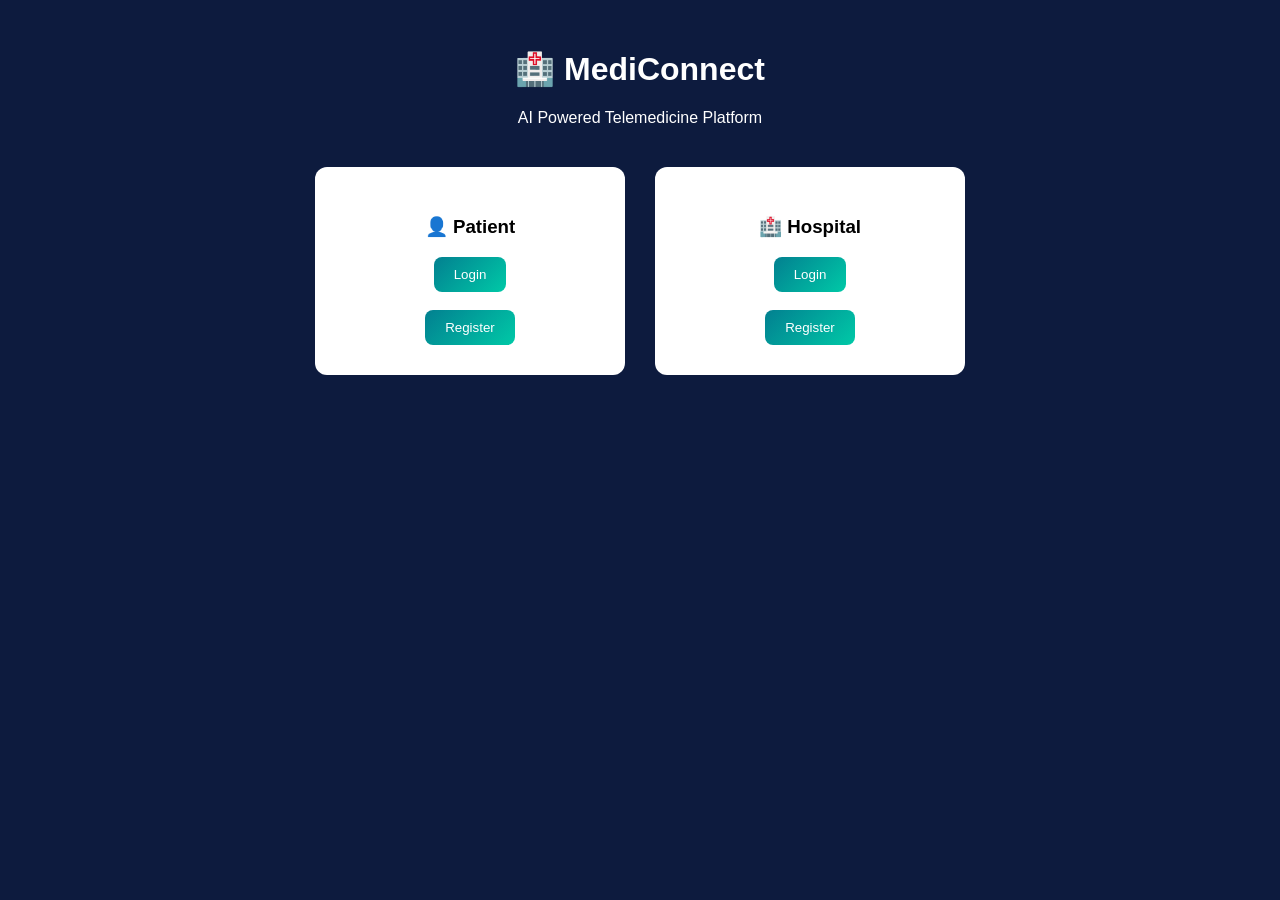
<file: frontend/index.html>
<body style="background:#0D1B3E; font-family:Arial;">

<div style="text-align:center; color:white; margin-top:50px;">
  <h1>🏥 MediConnect</h1>
  <p>AI Powered Telemedicine Platform</p>
</div>

<div style="display:flex; justify-content:center; gap:30px; margin-top:40px;">

  <div style="background:white; padding:30px; border-radius:12px; width:250px; text-align:center;">
    <h3>👤 Patient</h3>
    <button onclick="location.href='patient_login.html'" class="btn">Login</button>
    <br><br>
    <button onclick="location.href='patient_register.html'" class="btn">Register</button>
  </div>

  <div style="background:white; padding:30px; border-radius:12px; width:250px; text-align:center;">
    <h3>🏥 Hospital</h3>
    <button onclick="location.href='hospital_login.html'" class="btn">Login</button>
    <br><br>
    <button onclick="location.href='hospital_register.html'" class="btn">Register</button>
  </div>

</div>

<style>
.btn {
  padding:10px 20px;
  background:linear-gradient(135deg,#028090,#00C9A7);
  color:white;
  border:none;
  border-radius:8px;
}
</style>

</body>
</file>
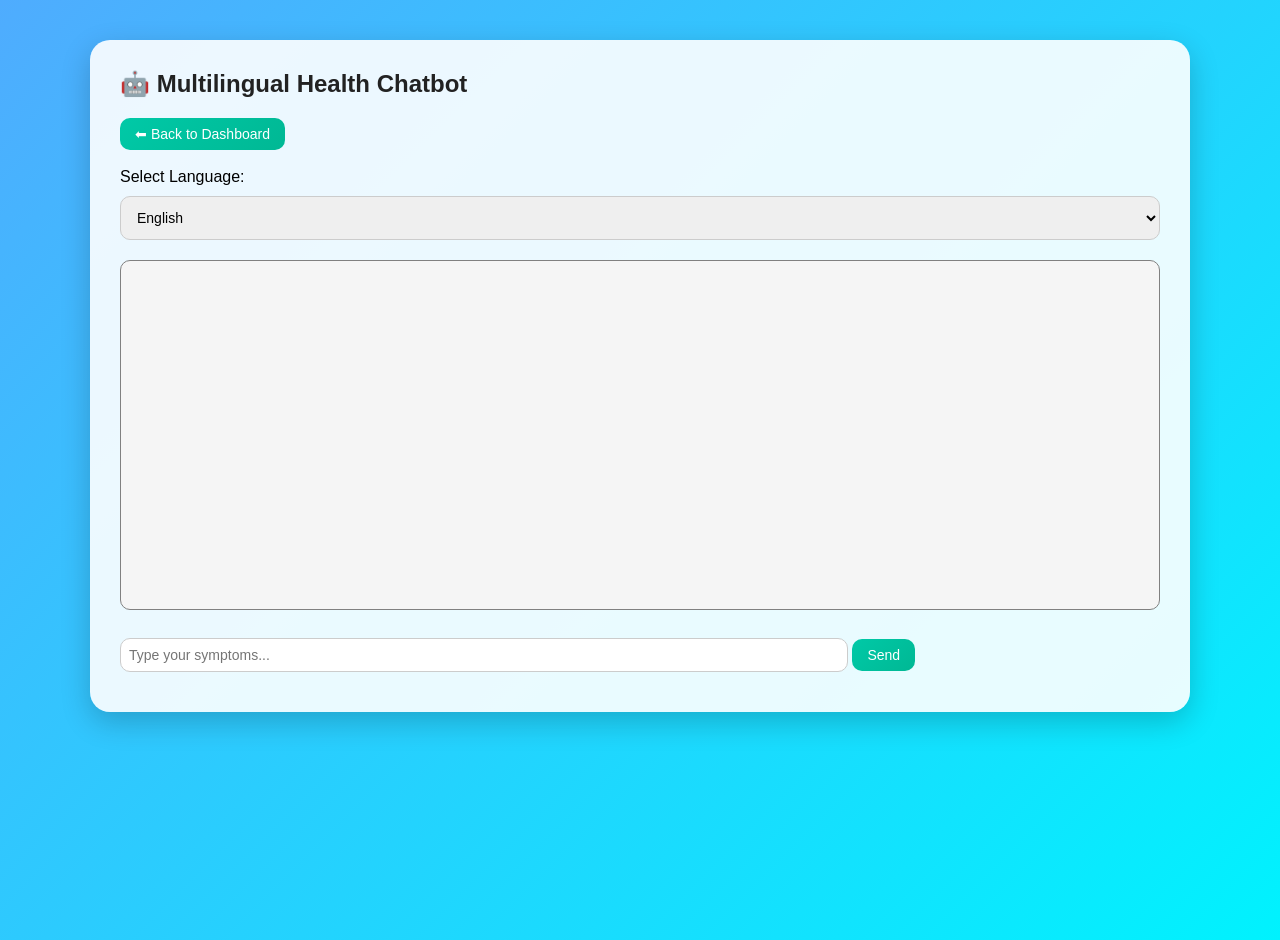
<file: frontend/chatbot.html>
<!DOCTYPE html>
<html>

<head>

<title>Multilingual Health Chatbot</title>

<link rel="stylesheet" href="style.css">

<style>

#chatbox {

width: 100%;
height: 350px;

border: 1px solid gray;

overflow-y: auto;

padding: 10px;

background: #f5f5f5;

margin-top: 10px;

border-radius: 10px;

}

input {

padding: 8px;

width: 70%;

}

button {

padding: 8px 15px;

}

</style>

</head>

<body>

<div class="container">

<h2>🤖 Multilingual Health Chatbot</h2>

<button onclick="goDashboard()">
⬅ Back to Dashboard
</button>

<br><br>

<label>Select Language:</label>

<select id="language">

<option value="en">English</option>

<option value="hi">Hindi</option>

<option value="kn">Kannada</option>

</select>

<div id="chatbox"></div>

<br>

<input
type="text"
id="userInput"
placeholder="Type your symptoms...">

<button onclick="sendMessage()">
Send
</button>

</div>

<script>

// Multilingual Responses

const responses = {

fever: {

en: "You may have fever. Drink fluids and consult doctor.",

hi: "आपको बुखार हो सकता है। पानी पिएं और डॉक्टर से मिलें।",

kn: "ನಿಮಗೆ ಜ್ವರ ಇರಬಹುದು. ನೀರು ಕುಡಿ ಮತ್ತು ವೈದ್ಯರನ್ನು ಸಂಪರ್ಕಿಸಿ."

},

cough: {

en: "Cough may indicate infection. Consult doctor if persistent.",

hi: "खांसी संक्रमण का संकेत हो सकती है। डॉक्टर से मिलें।",

kn: "ಕೆಮ್ಮು ಸೋಂಕಿನ ಸೂಚನೆ ಆಗಬಹುದು. ವೈದ್ಯರನ್ನು ಸಂಪರ್ಕಿಸಿ."

},

headache: {

en: "Take rest and drink water. If severe, consult doctor.",

hi: "आराम करें और पानी पिएं। ज्यादा होने पर डॉक्टर से मिलें।",

kn: "ವಿಶ್ರಾಂತಿ ತೆಗೆದುಕೊಳ್ಳಿ ಮತ್ತು ನೀರು ಕುಡಿಯಿರಿ."

},

vomiting: {

en: "Stay hydrated. If vomiting continues, seek medical help.",

hi: "पानी पिएं। उल्टी जारी रहे तो डॉक्टर से मिलें।",

kn: "ನೀರು ಕುಡಿಯಿರಿ. ಉಲ್ಟಿ ಮುಂದುವರಿದರೆ ವೈದ್ಯರನ್ನು ಸಂಪರ್ಕಿಸಿ."

}

};


// Send Message Function

function sendMessage() {

let input =
document.getElementById("userInput").value.toLowerCase();

let lang =
document.getElementById("language").value;

let chatbox =
document.getElementById("chatbox");

chatbox.innerHTML +=
"<p><b>You:</b> " + input + "</p>";

let reply =
"Sorry, I didn't understand.";

// Check keywords

for (let key in responses) {

if (input.includes(key)) {

reply =
responses[key][lang];

}

}

chatbox.innerHTML +=
"<p><b>Bot:</b> " + reply + "</p>";

// Clear input

document.getElementById("userInput").value = "";

}


// Back to Dashboard

function goDashboard() {

window.location.href =
"predict.html";

}

</script>

</body>

</html>
</file>
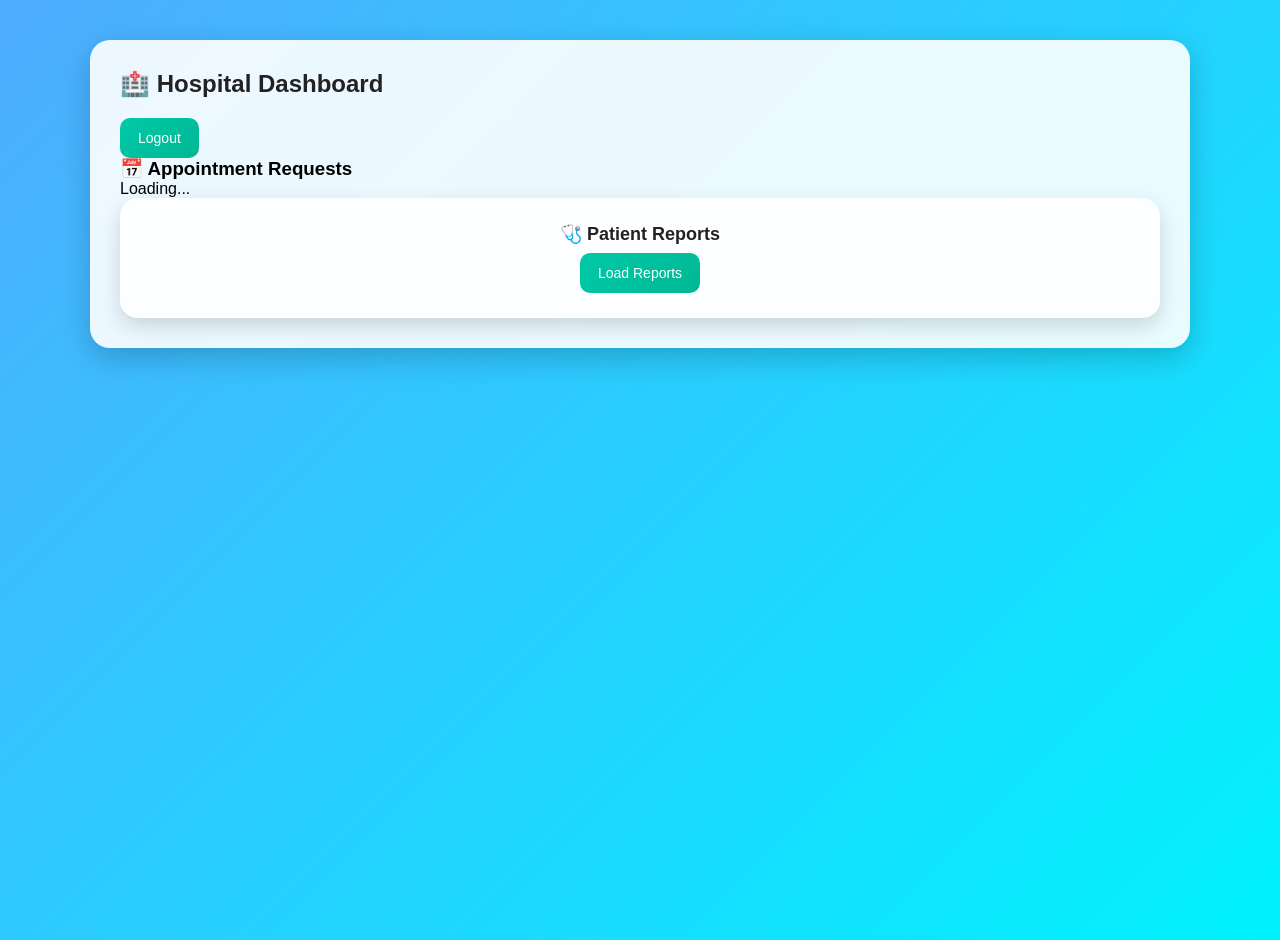
<file: frontend/doctor_dashboard.html>
<!DOCTYPE html>
<html>

<head>

<title>Hospital Dashboard</title>

<link rel="stylesheet" href="style.css">

<script src="script.js"></script>

</head>

<body>

<div class="container">

<h2>🏥 Hospital Dashboard</h2>

<button onclick="logoutUser()">
Logout
</button>


<!-- ========================= -->
<!-- 📅 Appointment Requests -->
<!-- ========================= -->

<h3>📅 Appointment Requests</h3>

<div id="appointments_list">
Loading...
</div>


<!-- ========================= -->
<!-- 🩺 Patient Reports -->
<!-- ========================= -->

<div class="card">

<h3>🩺 Patient Reports</h3>

<button onclick="loadReports()">
Load Reports
</button>

<ul id="reportList"></ul>

</div>

</div>


<script>

loadAppointments();


// ==========================
// LOAD REPORTS
// ==========================

async function loadReports() {

    try {

        const response =
            await fetch(
            "http://127.0.0.1:8000/get_reports"
            );

        const data =
            await response.json();

        const list =
            document.getElementById(
            "reportList"
            );

        list.innerHTML = "";

        data.reports.forEach(file => {

            const li =
                document.createElement("li");

            li.innerHTML = `

            <b>${file}</b>

            <br><br>

            <a href="http://127.0.0.1:8000/download_report/${file}"
               target="_blank">

            <button>
            📄 View / Download Report
            </button>

            </a>

            <br><br>

            <textarea
            id="feedback_${file}"
            placeholder="Write feedback"
            rows="3"
            style="width:100%;">
            </textarea>

            <br><br>

            <button
            onclick="sendFeedback('${file}')">

            Submit Feedback

            </button>

            <hr>

            `;

            list.appendChild(li);

        });

    }

    catch(error) {

        alert("Error loading reports");

        console.error(error);

    }

}



// ==========================
// SEND FEEDBACK
// ==========================

async function sendFeedback(file) {

    try {

        const feedbackText =
            document.getElementById(
            "feedback_" + file
            ).value;

        await fetch(
            "http://127.0.0.1:8000/add_feedback",
            {
                method: "POST",

                headers: {
                    "Content-Type":
                    "application/json"
                },

                body: JSON.stringify({
                    filename: file,
                    doctor_feedback:
                    feedbackText
                })
            }
        );

        alert("✅ Feedback Sent Successfully");

    }

    catch(error) {

        alert("Error sending feedback");

        console.error(error);

    }

}

</script>

</body>

</html>
</file>
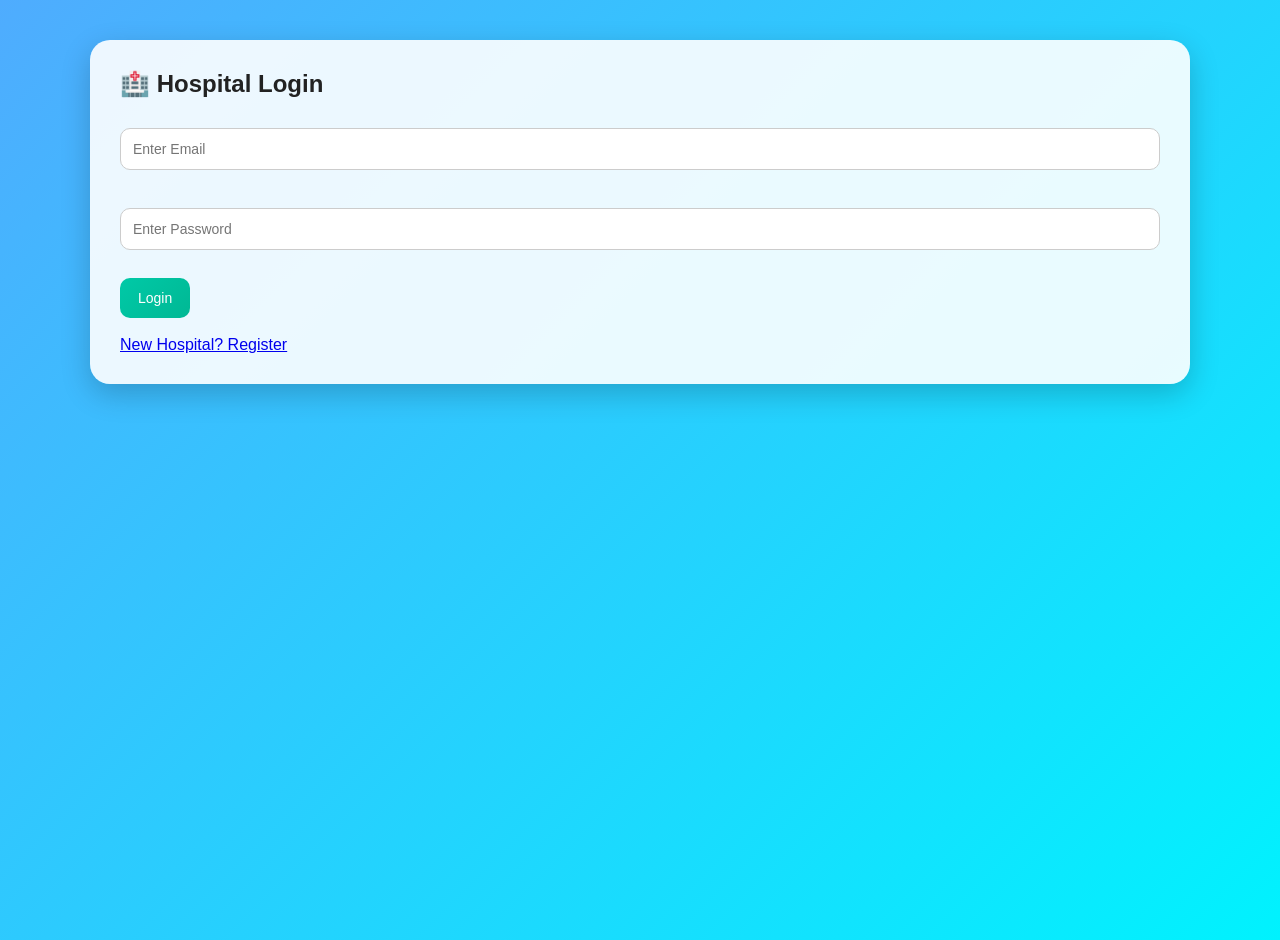
<file: frontend/hospital_login.html>
<!DOCTYPE html>
<html>

<head>

<title>Hospital Login</title>

<link rel="stylesheet" href="style.css">

<script src="script.js"></script>

</head>

<body>

<div class="container">

<h2>🏥 Hospital Login</h2>

<input
type="email"
id="login_email"
placeholder="Enter Email">

<br><br>

<input
type="password"
id="login_password"
placeholder="Enter Password">

<br><br>

<button onclick="hospitalLogin()">

Login

</button>

<br><br>

<a href="hospital_register.html">

New Hospital? Register

</a>

<div id="login_result"></div>

</div>

</body>

</html>
</file>
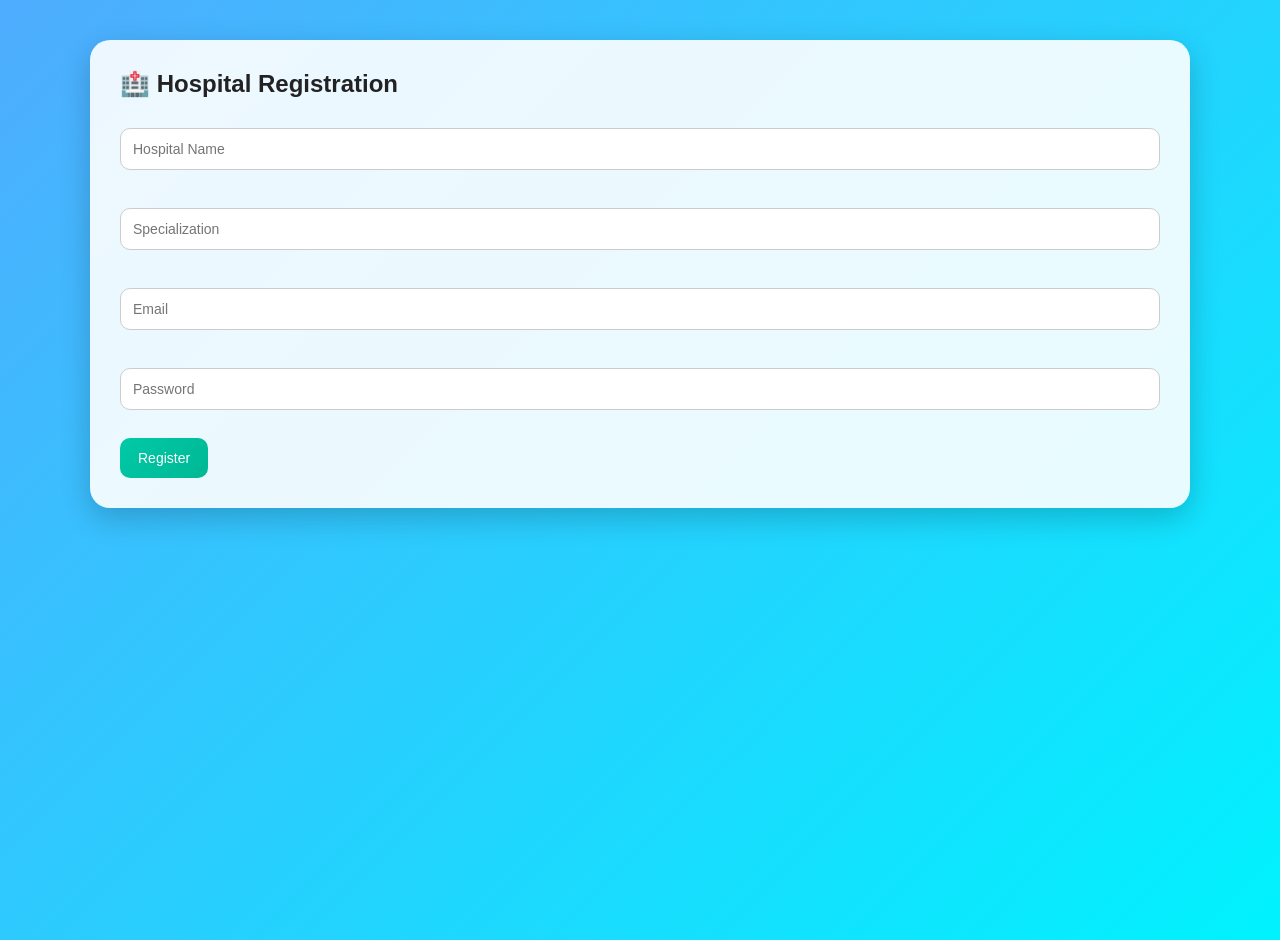
<file: frontend/hospital_register.html>
<!DOCTYPE html>
<html>

<head>

<title>Hospital Register</title>

<link rel="stylesheet" href="style.css">

<script src="script.js"></script>

</head>

<body>

<div class="container">

<h2>🏥 Hospital Registration</h2>

<input
type="text"
id="register_name"
placeholder="Hospital Name">

<br><br>

<input
type="text"
id="register_specialization"
placeholder="Specialization">

<br><br>

<input
type="email"
id="register_email"
placeholder="Email">

<br><br>

<input
type="password"
id="register_password"
placeholder="Password">

<br><br>

<button onclick="registerHospital()">

Register

</button>

<div id="register_result"></div>

</div>

</body>

</html>
</file>
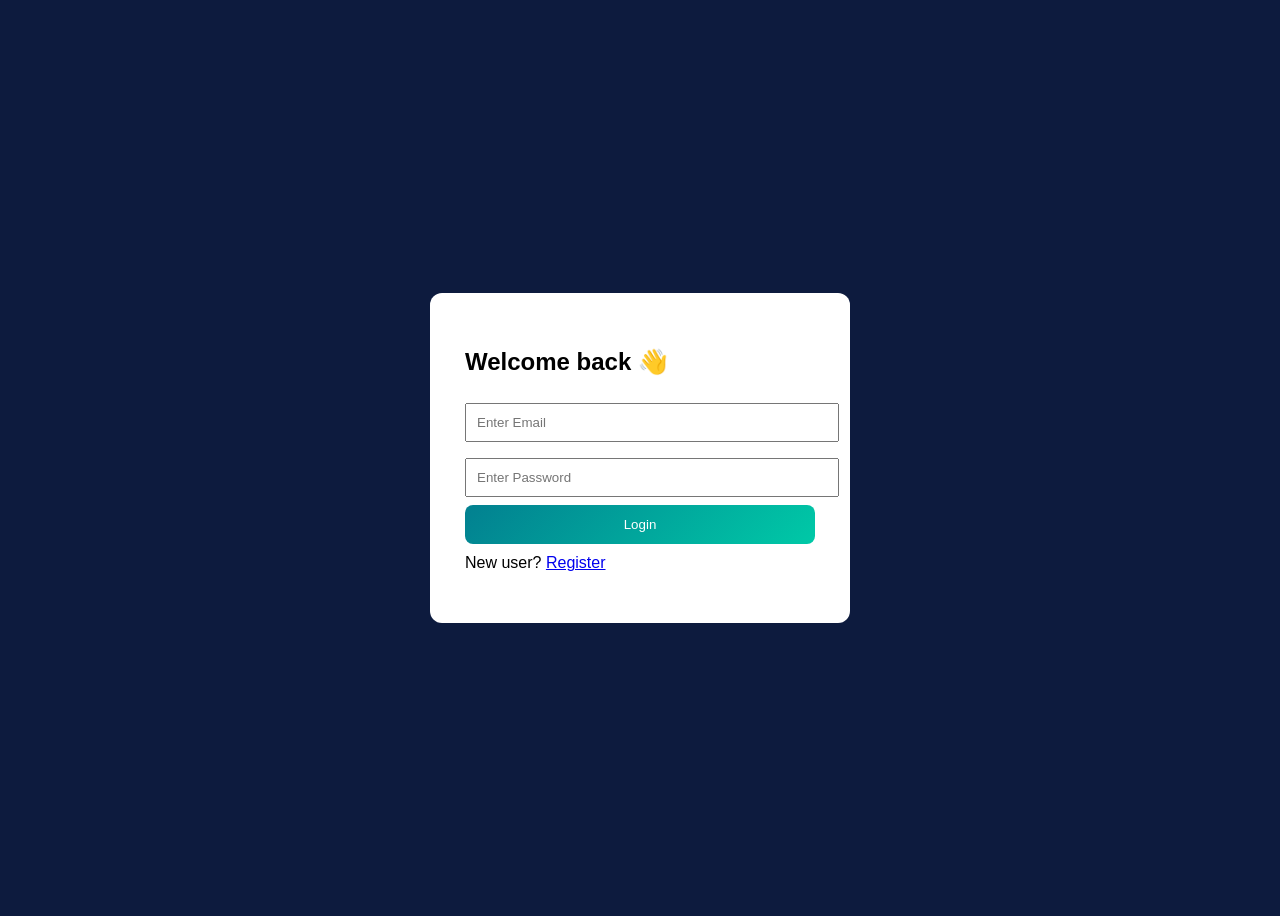
<file: frontend/patient_login.html>
<!DOCTYPE html>
<html lang="en">
<head>
<meta charset="UTF-8">
<title>Patient Login</title>
<script src="script.js"></script>

<style>
body {
  font-family: Arial;
  background: #0D1B3E;
  display: flex;
  justify-content: center;
  align-items: center;
  height: 100vh;
}
.card {
  background: white;
  padding: 35px;
  border-radius: 12px;
  width: 350px;
}
input {
  width: 100%;
  padding: 10px;
  margin: 8px 0;
}
.btn {
  width: 100%;
  padding: 12px;
  background: linear-gradient(135deg,#028090,#00C9A7);
  color: white;
  border: none;
  border-radius: 8px;
}
</style>
</head>

<body>

<div class="card">
  <h2>Welcome back 👋</h2>

  <input type="email" id="login_email" placeholder="Enter Email">
  <input type="password" id="login_password" placeholder="Enter Password">

  <button class="btn" onclick="patientLogin()">Login</button>

  <p style="margin-top:10px;">
    New user?
    <a href="patient_register.html">Register</a>
  </p>

  <div id="login_result"></div>
</div>

</body>
</html>
</file>
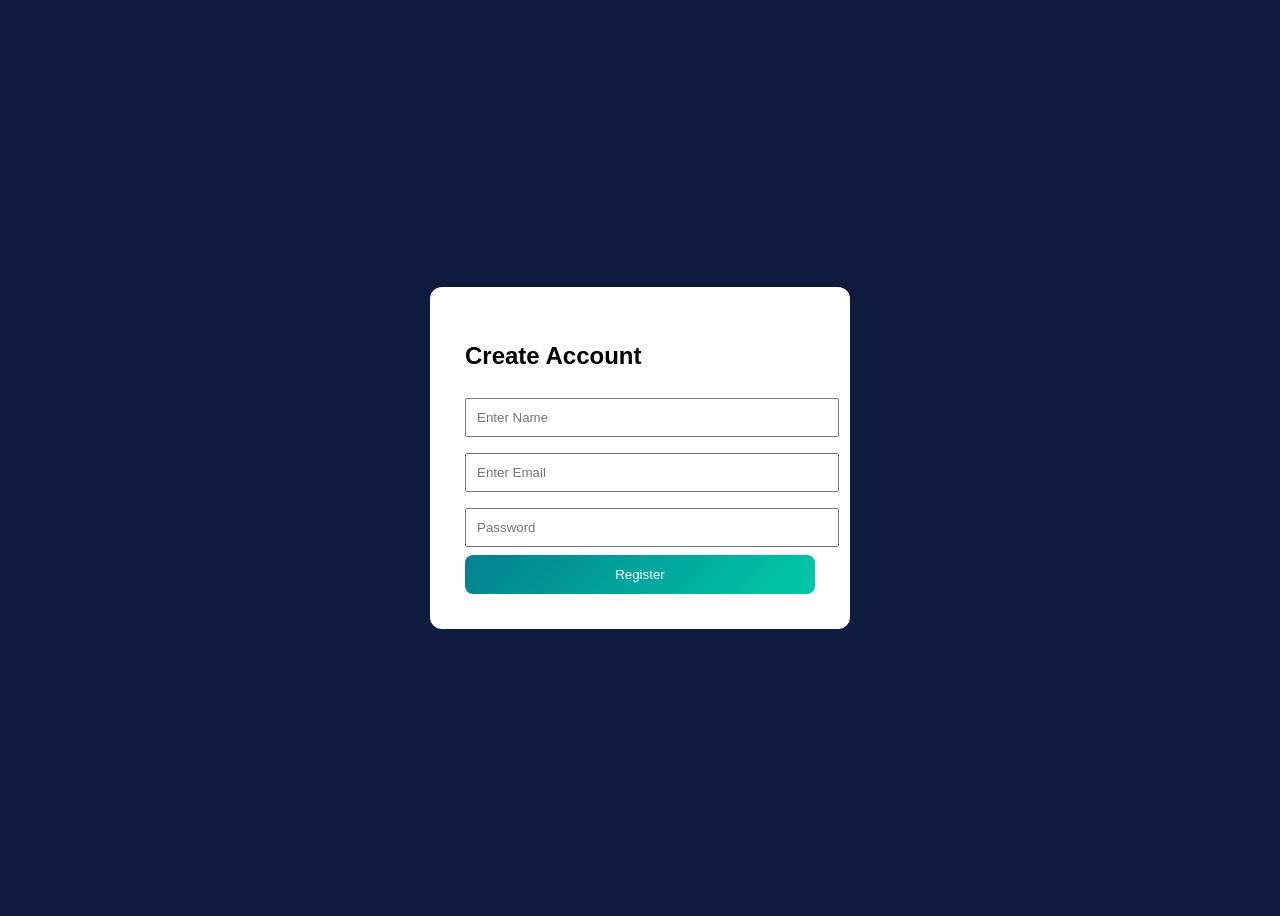
<file: frontend/patient_register.html>
<!DOCTYPE html>
<html>
<head>
<title>Register</title>
<script src="script.js"></script>

<style>
body {
  font-family: Arial;
  background: #0D1B3E;
  display: flex;
  justify-content: center;
  align-items: center;
  height: 100vh;
}
.card {
  background: white;
  padding: 35px;
  border-radius: 12px;
  width: 350px;
}
input {
  width: 100%;
  padding: 10px;
  margin: 8px 0;
}
.btn {
  width: 100%;
  padding: 12px;
  background: linear-gradient(135deg,#028090,#00C9A7);
  color: white;
  border: none;
  border-radius: 8px;
}
</style>
</head>

<body>

<div class="card">
  <h2>Create Account</h2>

  <input type="text" id="register_name" placeholder="Enter Name">
  <input type="email" id="register_email" placeholder="Enter Email">
  <input type="password" id="register_password" placeholder="Password">

  <button class="btn" onclick="registerPatient()">Register</button>

  <div id="register_result"></div>
</div>

</body>
</html>
</file>
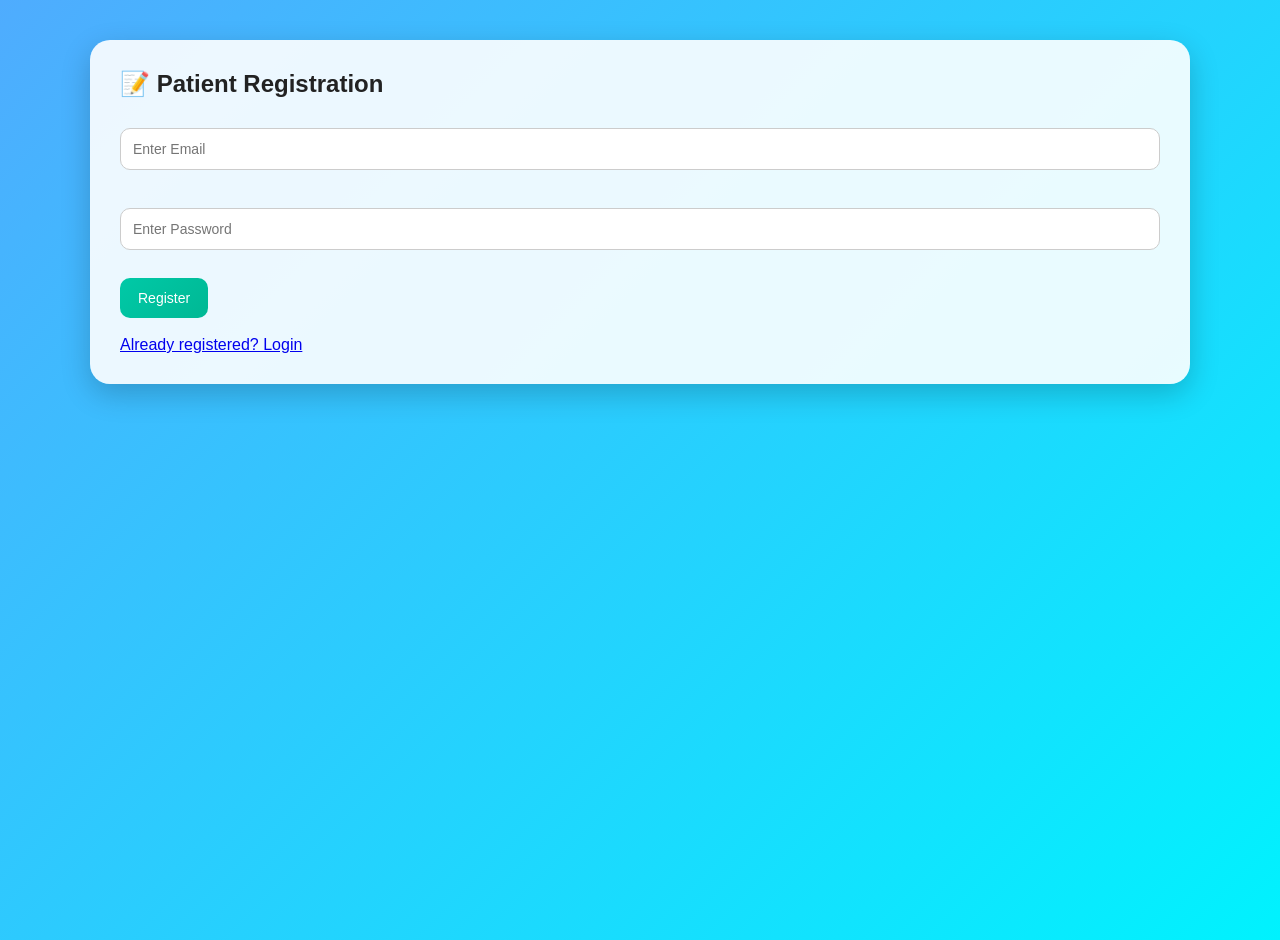
<file: frontend/register.html>
<!DOCTYPE html>
<html>

<head>

<title>Register</title>

<link rel="stylesheet" href="style.css">

<script src="script.js"></script>

</head>

<body>

<div class="container">

<h2>📝 Patient Registration</h2>

<input
type="email"
id="register_email"
placeholder="Enter Email"
required>

<br><br>

<input
type="password"
id="register_password"
placeholder="Enter Password"
required>

<br><br>

<button onclick="registerUser()">
Register
</button>

<br><br>

<a href="login.html">
Already registered? Login
</a>

<div id="register_result"></div>

</div>

</body>

</html>
</file>
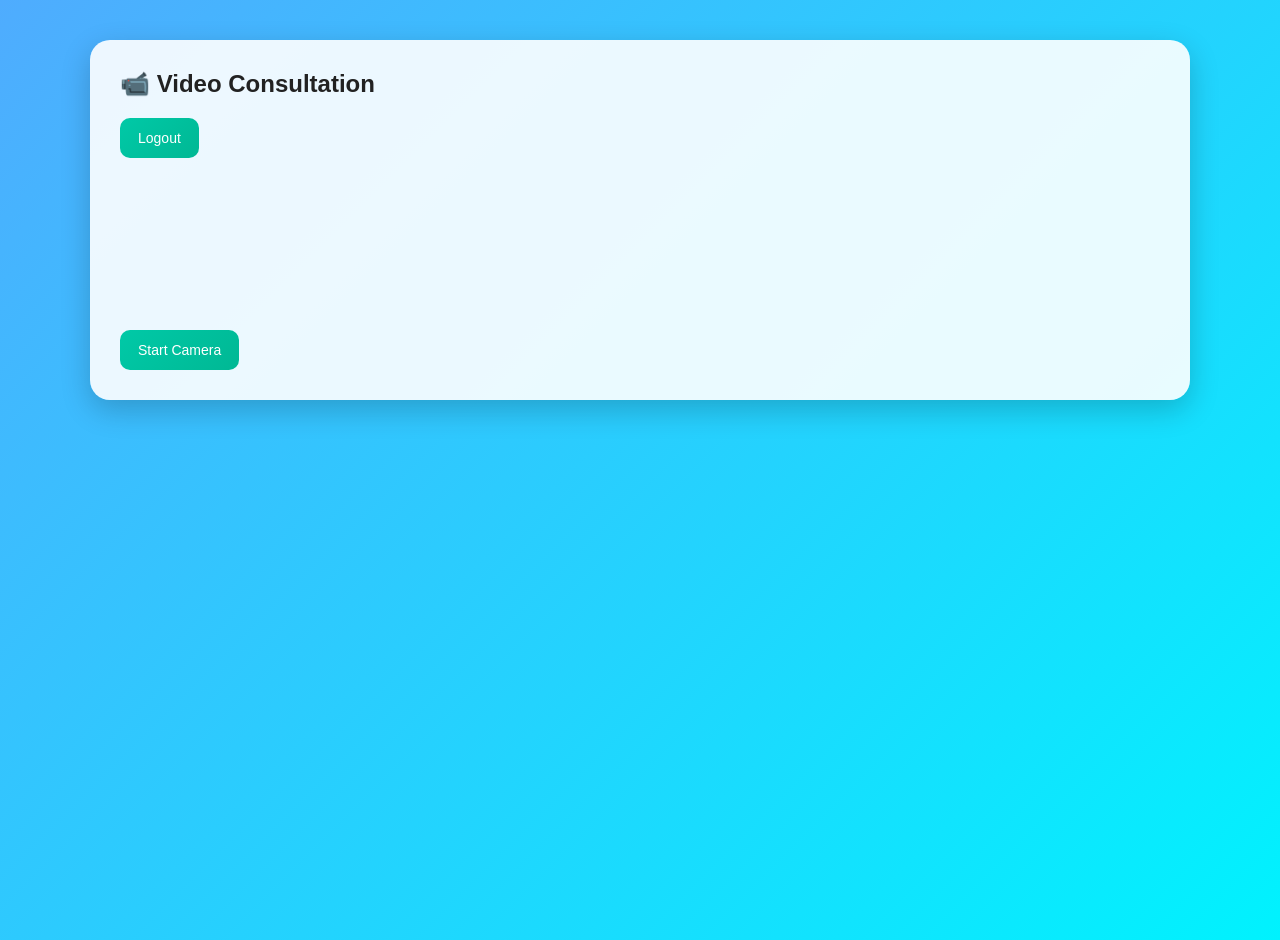
<file: frontend/video_call.html>
<!DOCTYPE html>
<html>

<head>

<title>Video Consultation</title>

<link rel="stylesheet" href="style.css">

</head>

<body onload="checkLogin()">

<div class="container">

<h2>📹 Video Consultation</h2>

<button onclick="logoutUser()">

Logout

</button>

<br>

<video
id="localVideo"
autoplay
playsinline
width="300">
</video>

<br><br>

<button onclick="startVideo()">

Start Camera

</button>

</div>

<script>

async function startVideo() {

const stream =
await navigator.mediaDevices
.getUserMedia({

video: true,
audio: true

});

document.getElementById(
"localVideo"
).srcObject = stream;

}

</script>

</body>

</html>
</file>
<file: frontend/style.css>
/* ===== RESET ===== */
* {
    margin: 0;
    padding: 0;
    box-sizing: border-box;
}

/* ===== BODY ===== */
body {
    font-family: 'Segoe UI', sans-serif;
    background: linear-gradient(135deg, #4facfe, #00f2fe);
    min-height: 100vh;
}

/* ===== NAVBAR ===== */
.navbar {
    width: 100%;
    background: linear-gradient(90deg, #4facfe, #00c6ff);
    color: white;
    padding: 15px;
    font-size: 22px;
    font-weight: 600;
    text-align: center;
    box-shadow: 0 3px 10px rgba(0,0,0,0.2);
}

/* ===== MAIN CONTAINER ===== */
.container {
    width: 95%;
    max-width: 1100px;
    margin: 40px auto;
    padding: 30px;
    background: rgba(255,255,255,0.9);
    border-radius: 20px;
    box-shadow: 0 10px 30px rgba(0,0,0,0.2);
}

/* ===== HEADINGS ===== */
h2 {
    color: #222;
    margin-bottom: 20px;
    font-weight: 600;
}

/* ===== INPUT FIELDS ===== */
input,
textarea,
select {
    width: 100%;
    padding: 12px;
    margin: 10px 0;
    border-radius: 10px;
    border: 1px solid #ccc;
    font-size: 14px;
    transition: 0.2s;
}

input:focus,
textarea:focus,
select:focus {
    border-color: #4facfe;
    outline: none;
}

/* ===== TEXTAREA ===== */
textarea {
    height: 120px;
    resize: none;
}

/* ===== BUTTONS ===== */
button {
    padding: 12px 18px;
    background: linear-gradient(135deg, #00c9a7, #00b894);
    color: white;
    border: none;
    border-radius: 10px;
    font-size: 14px;
    cursor: pointer;
    transition: 0.3s;
}

button:hover {
    transform: translateY(-2px);
    opacity: 0.9;
}

/* ===== BUTTON GROUP ===== */
.button-group {
    display: flex;
    gap: 12px;
    margin-top: 15px;
}

.button-group button {
    flex: 1;
}

/* ===== DASHBOARD GRID ===== */
.dashboard {
    display: grid;
    grid-template-columns: repeat(auto-fit, minmax(260px, 1fr));
    gap: 25px;
    margin-top: 30px;
}

/* ===== CARD DESIGN ===== */
.card {
    background: rgba(255,255,255,0.85);
    border-radius: 18px;
    padding: 25px;
    text-align: center;
    box-shadow: 0 8px 20px rgba(0,0,0,0.15);
    transition: 0.3s;
    cursor: pointer;
}

.card:hover {
    transform: translateY(-6px) scale(1.02);
}

/* FIXED TEXT VISIBILITY */
.card h3 {
    color: #222;
    font-size: 18px;
    margin-bottom: 8px;
}

.card p {
    color: #555;
    font-size: 14px;
}

/* ===== DOCTOR CARD ===== */
.doctor-card {
    background: #ffffff;
    padding: 20px;
    margin-top: 20px;
    border-radius: 15px;
    box-shadow: 0 5px 15px rgba(0,0,0,0.15);
    transition: 0.3s;
}

.doctor-card:hover {
    transform: scale(1.02);
}

/* ===== DISTANCE BOX ===== */
.distance-box {
    background: #eef3ff;
    padding: 10px;
    border-radius: 10px;
    margin-top: 10px;
    font-size: 14px;
}

/* ===== BOOKING PANEL ===== */
#booking_panel {
    margin-top: 20px;
    padding: 15px;
    background: #f5f7ff;
    border-radius: 12px;
}

/* ===== REPORT LIST ===== */
ul {
    list-style: none;
    padding: 0;
}

li {
    background: #f1f5ff;
    padding: 12px;
    border-radius: 10px;
    margin-top: 10px;
}

/* ===== POPUP ===== */
.popup {
    display: none;
    position: fixed;
    top: 50%;
    left: 50%;
    transform: translate(-50%, -50%);
    background: white;
    padding: 25px;
    border-radius: 15px;
    box-shadow: 0 10px 25px rgba(0,0,0,0.3);
    z-index: 1000;
}

/* ===== LOADING ===== */
#loading {
    display: none;
    font-weight: bold;
    color: #333;
    margin-top: 15px;
}

/* ===== MAP ===== */
#map {
    height: 400px;
    width: 100%;
    border-radius: 12px;
    margin-top: 15px;
}

/* ===== RESPONSIVE ===== */
@media screen and (max-width: 768px) {
    .container {
        padding: 20px;
    }

    .button-group {
        flex-direction: column;
    }

    button {
        width: 100%;
    }
}
</file>
